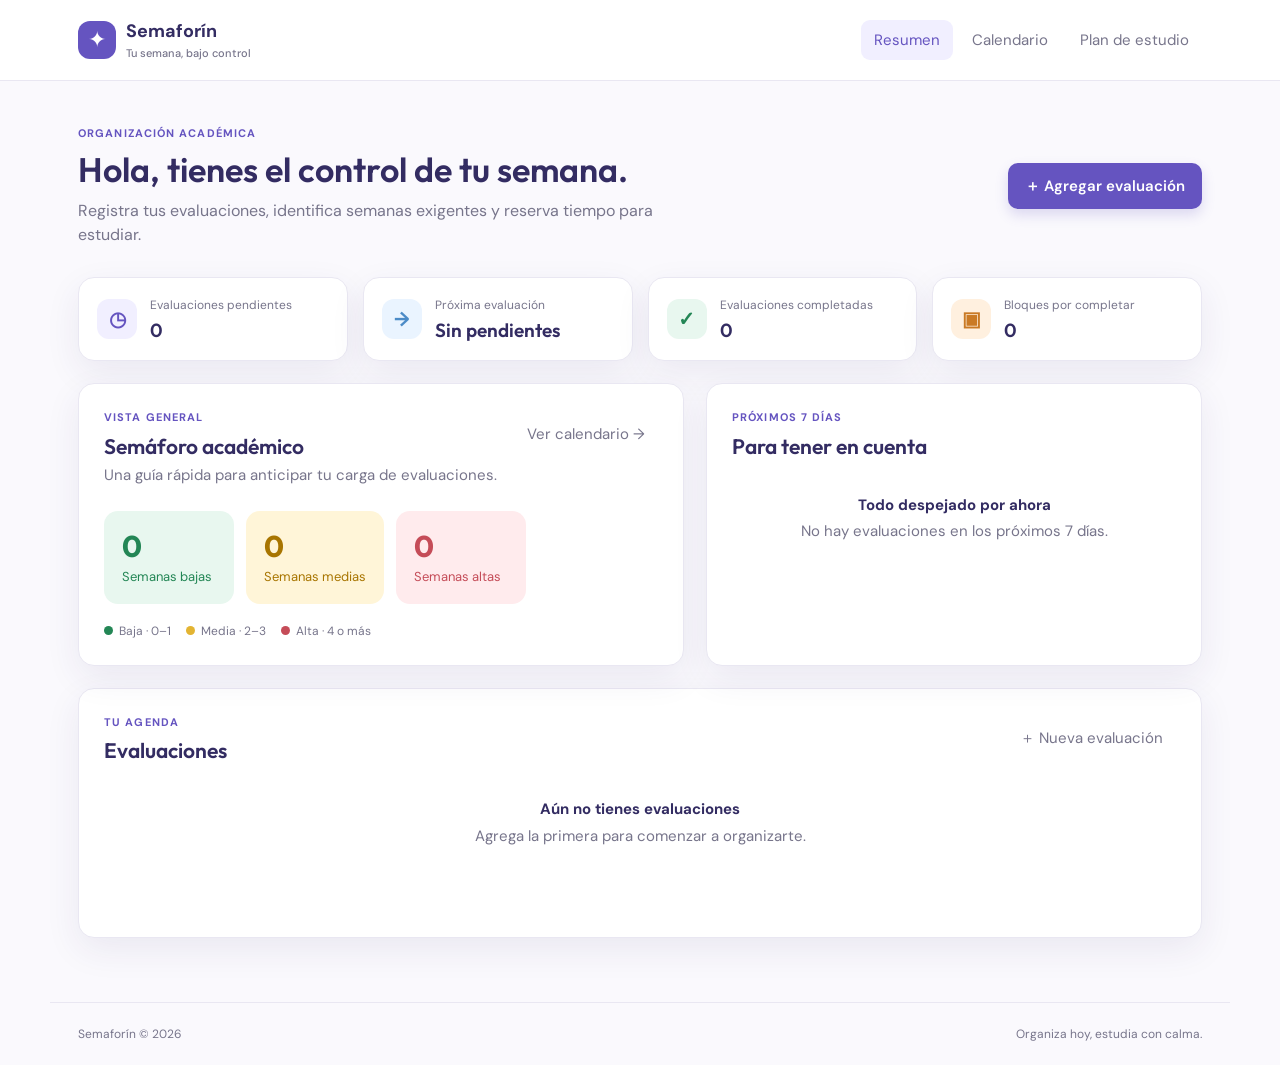
<file: index.html>
<!doctype html>
<html lang="es">
  <head>
    <meta charset="UTF-8" />
    <meta name="viewport" content="width=device-width, initial-scale=1.0" />
    <meta name="theme-color" content="#6554c0" />
    <title>Semaforín | Organiza tu semana</title>
    <link rel="stylesheet" href="style.css" />
    <script src="script.js" defer></script>
  </head>
  <body>
    <header class="site-header"><div class="header-inner"><a class="brand" href="#inicio" aria-label="Ir al inicio"><span class="brand-mark" aria-hidden="true">✦</span><span><strong>Semaforín</strong><small>Tu semana, bajo control</small></span></a><nav class="main-nav" aria-label="Navegación principal"><button class="nav-link active" data-view="inicio">Resumen</button><button class="nav-link" data-view="calendario">Calendario</button><button class="nav-link" data-view="estudio">Plan de estudio</button></nav></div></header>
    <main class="container">
      <section class="view active" id="view-inicio" aria-labelledby="welcome-title"><div class="welcome-row"><div><p class="eyebrow">ORGANIZACIÓN ACADÉMICA</p><h1 id="welcome-title">Hola, tienes el control de tu semana.</h1><p class="lead">Registra tus evaluaciones, identifica semanas exigentes y reserva tiempo para estudiar.</p></div><button class="button primary" data-open-form>＋ Agregar evaluación</button></div><div id="alerts" class="alerts" aria-live="polite"></div><section class="stats-grid" aria-label="Resumen académico"><article class="stat-card"><span class="stat-icon purple">◷</span><div><span>Evaluaciones pendientes</span><strong id="stat-pending">0</strong></div></article><article class="stat-card"><span class="stat-icon blue">→</span><div><span>Próxima evaluación</span><strong id="stat-next">Sin pendientes</strong></div></article><article class="stat-card"><span class="stat-icon green">✓</span><div><span>Evaluaciones completadas</span><strong id="stat-done">0</strong></div></article><article class="stat-card"><span class="stat-icon orange">▣</span><div><span>Bloques por completar</span><strong id="stat-blocks">0</strong></div></article></section><div class="dashboard-grid"><section class="card traffic-card"><div class="section-heading"><div><p class="eyebrow">VISTA GENERAL</p><h2>Semáforo académico</h2></div><button class="text-button" data-view-target="calendario">Ver calendario →</button></div><p class="muted">Una guía rápida para anticipar tu carga de evaluaciones.</p><div id="traffic-summary" class="traffic-summary"></div><div class="legend" aria-label="Significado del semáforo"><span><i class="dot green"></i>Baja · 0–1</span><span><i class="dot yellow"></i>Media · 2–3</span><span><i class="dot red"></i>Alta · 4 o más</span></div></section><section class="card upcoming-card"><div class="section-heading"><div><p class="eyebrow">PRÓXIMOS 7 DÍAS</p><h2>Para tener en cuenta</h2></div></div><div id="upcoming-list"></div></section></div><section class="card evaluations-card"><div class="section-heading"><div><p class="eyebrow">TU AGENDA</p><h2>Evaluaciones</h2></div><button class="text-button" data-open-form>＋ Nueva evaluación</button></div><div id="evaluation-list"></div></section></section>
      <section class="view" id="view-calendario" aria-labelledby="calendar-title"><div class="page-title"><div><p class="eyebrow">PLANIFICA CON ANTICIPACIÓN</p><h1 id="calendar-title">Calendario académico</h1><p class="lead">Explora tus evaluaciones y carga semanal de un vistazo.</p></div><button class="button primary" data-open-form>＋ Agregar evaluación</button></div><section class="card calendar-card"><div class="calendar-toolbar"><button class="icon-button" id="previous-period" aria-label="Periodo anterior">‹</button><h2 id="calendar-label"></h2><button class="icon-button" id="next-period" aria-label="Periodo siguiente">›</button><div class="segmented"><button class="segment active" data-calendar-mode="month">Mes</button><button class="segment" data-calendar-mode="week">Semana</button></div></div><div id="calendar-grid"></div><div id="selected-day" class="selected-day"></div></section></section>
      <section class="view" id="view-estudio" aria-labelledby="study-title"><div class="page-title"><div><p class="eyebrow">UN PASO A LA VEZ</p><h1 id="study-title">Plan de estudio</h1><p class="lead">Convierte tus próximas evaluaciones en bloques concretos y alcanzables.</p></div><button class="button primary" data-open-study>＋ Agregar bloque</button></div><section class="card focus-card"><div class="focus-copy"><span class="stat-icon purple">⌁</span><div><p class="eyebrow">RECOMENDACIÓN</p><h2 id="focus-title">Tu foco aparecerá aquí</h2><p id="focus-description" class="muted">Agrega una evaluación para saber qué asignatura requiere atención.</p></div></div></section><section class="card study-card"><div class="section-heading"><div><p class="eyebrow">TUS BLOQUES</p><h2>Tiempo reservado para estudiar</h2></div><span id="study-count" class="badge">0 pendientes</span></div><div id="study-list"></div></section></section>
    </main>
    <dialog id="evaluation-dialog" class="dialog"><form id="evaluation-form" method="dialog"><div class="dialog-heading"><div><p class="eyebrow">NUEVA EVALUACIÓN</p><h2 id="form-title">Agrega una evaluación</h2></div><button type="button" class="close-button" data-close-dialog aria-label="Cerrar">×</button></div><input type="hidden" id="evaluation-id" /><label for="subject">Asignatura<input id="subject" name="subject" maxlength="50" required placeholder="Ej. Matemáticas" /></label><label for="evaluation-name">Nombre o tipo<input id="evaluation-name" name="name" maxlength="60" required placeholder="Ej. Prueba 2 o presentación" /></label><div class="form-grid"><label for="evaluation-date">Fecha<input id="evaluation-date" name="date" type="date" required /></label><label for="evaluation-type">Tipo<select id="evaluation-type" name="type"><option>Prueba</option><option>Trabajo</option><option>Presentación</option><option>Control</option><option>Otro</option></select></label></div><div class="dialog-actions"><button type="button" class="button secondary" data-close-dialog>Cancelar</button><button type="submit" class="button primary">Guardar evaluación</button></div></form></dialog>
    <dialog id="study-dialog" class="dialog"><form id="study-form" method="dialog"><div class="dialog-heading"><div><p class="eyebrow">PLAN DE ESTUDIO</p><h2>Reserva un bloque</h2></div><button type="button" class="close-button" data-close-study aria-label="Cerrar">×</button></div><label for="study-title-input">¿Qué estudiarás?<input id="study-title-input" maxlength="70" required placeholder="Ej. Repasar derivadas" /></label><div class="form-grid"><label for="study-date">Fecha<input id="study-date" type="date" required /></label><label for="study-duration">Duración<select id="study-duration"><option>30 min</option><option>45 min</option><option>60 min</option><option>90 min</option></select></label></div><div class="dialog-actions"><button type="button" class="button secondary" data-close-study>Cancelar</button><button type="submit" class="button primary">Guardar bloque</button></div></form></dialog>
    <footer><span>Semaforín © 2026</span><span>Organiza hoy, estudia con calma.</span></footer>
  </body>
</html>
</file>
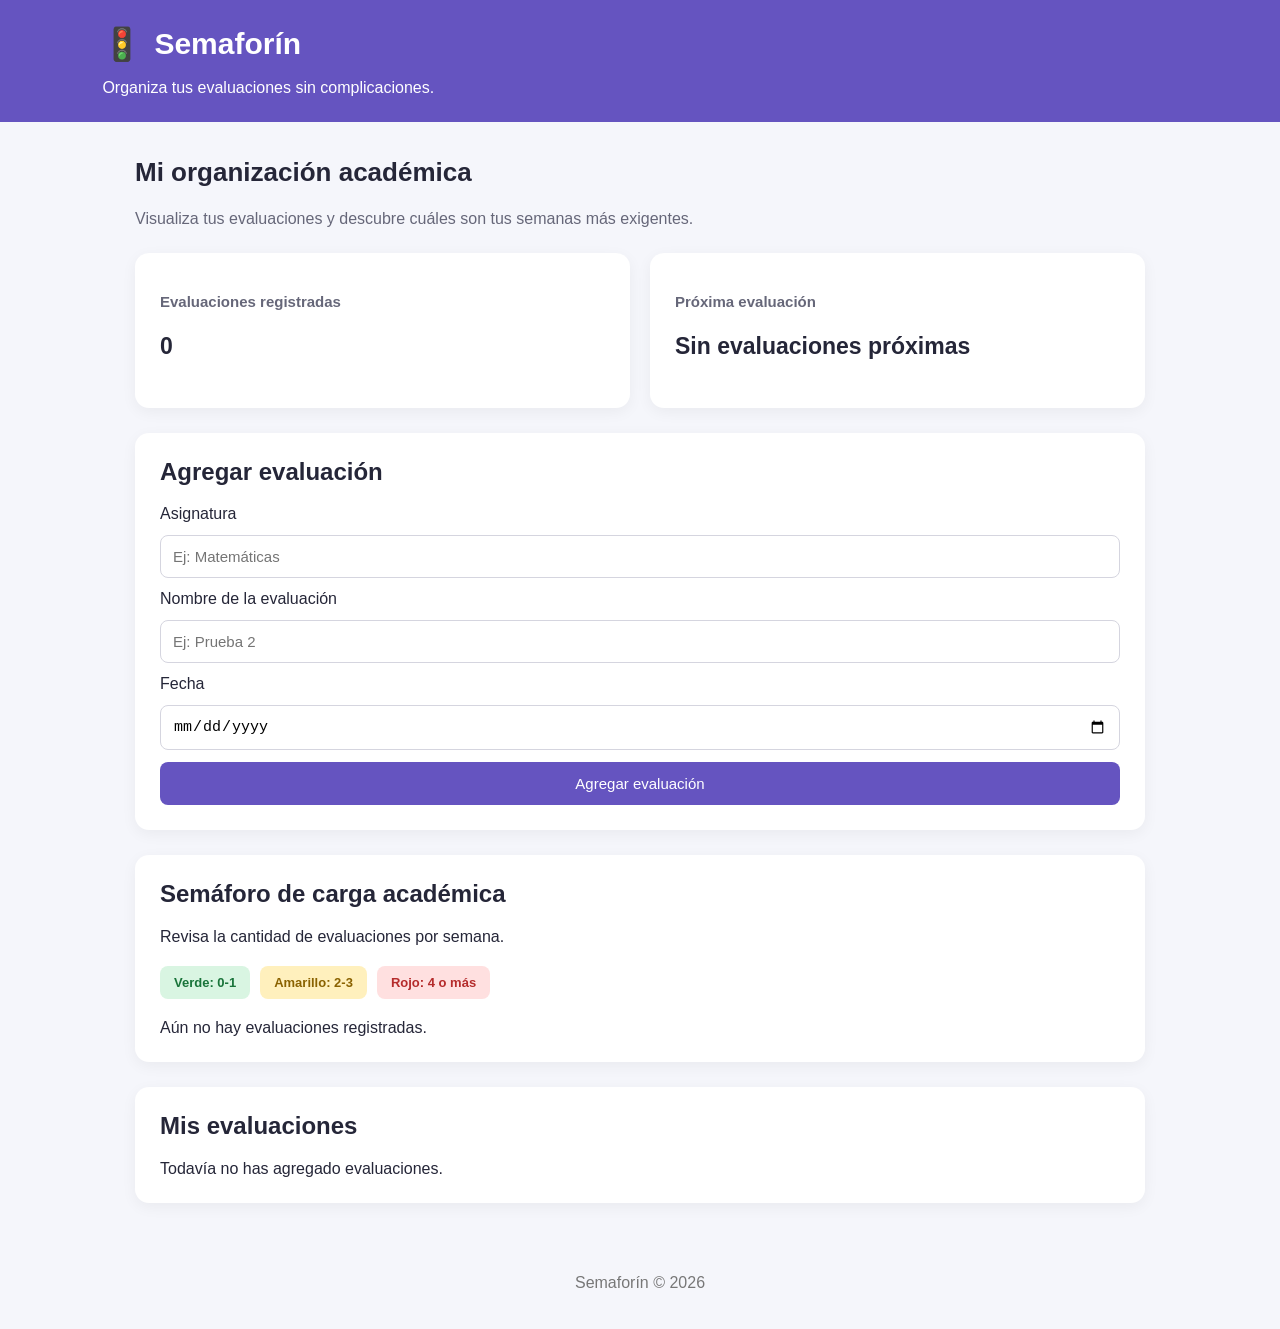
<file: Semaforin/index.html>
<!doctype html>
<html lang="es">
  <head>
    <meta charset="UTF-8" />
    <meta name="viewport" content="width=device-width, initial-scale=1.0" />
    <title>Semaforín | Organiza tu vida académica</title>
    <link rel="stylesheet" href="style.css" />
    <script src="script.js" defer></script>
  </head>
  <body>
    <header class="encabezado">
      <div class="marca">
        <span class="logo">🚦</span>
        <h1>Semaforín</h1>
      </div>
      <p>Organiza tus evaluaciones sin complicaciones.</p>
    </header>

    <main class="contenedor">
      <section class="bienvenida">
        <div>
          <h2>Mi organización académica</h2>
          <p>
            Visualiza tus evaluaciones y descubre cuáles son tus semanas más
            exigentes.
          </p>
        </div>
      </section>

      <section class="resumen">
        <article class="tarjeta">
          <h3>Evaluaciones registradas</h3>
          <p id="total-evaluaciones">0</p>
        </article>

        <article class="tarjeta">
          <h3>Próxima evaluación</h3>
          <p id="proxima-evaluacion">Sin evaluaciones</p>
        </article>
      </section>

      <section class="panel">
        <h2>Agregar evaluación</h2>

        <form id="formulario-evaluacion">
          <label for="asignatura">Asignatura</label>
          <input
            type="text"
            id="asignatura"
            placeholder="Ej: Matemáticas"
            required
          />

          <label for="nombre">Nombre de la evaluación</label>
          <input type="text" id="nombre" placeholder="Ej: Prueba 2" required />

          <label for="fecha">Fecha</label>
          <input type="date" id="fecha" required />

          <button type="submit">Agregar evaluación</button>
        </form>
      </section>

      <section class="panel">
        <h2>Semáforo de carga académica</h2>
        <p>Revisa la cantidad de evaluaciones por semana.</p>

        <div class="leyenda">
          <span class="verde">Verde: 0-1</span>
          <span class="amarillo">Amarillo: 2-3</span>
          <span class="rojo">Rojo: 4 o más</span>
        </div>

        <div id="semaforo-semanal">
          <p>Aún no hay evaluaciones registradas.</p>
        </div>
      </section>

      <section class="panel">
        <h2>Mis evaluaciones</h2>

        <div id="lista-evaluaciones">
          <p>Todavía no has agregado evaluaciones.</p>
        </div>
      </section>
    </main>

    <footer>
      <p>Semaforín © 2026</p>
    </footer>
  </body>
</html>
</file>
<file: style.css>
@import url('https://fonts.googleapis.com/css2?family=DM+Sans:wght@400;500;600;700&family=Outfit:wght@500;600;700&display=swap');
:root{--purple:#6554c0;--deep:#332c62;--lavender:#f1efff;--ink:#24233a;--muted:#77758b;--line:#e9e7f2;--bg:#faf9fd;--shadow:0 12px 35px rgba(47,38,103,.08);--green:#238655;--green-bg:#e8f7ef;--yellow:#a87500;--yellow-bg:#fff5d8;--red:#c54c58;--red-bg:#ffebed}*{box-sizing:border-box}body{margin:0;background:var(--bg);color:var(--ink);font:15px 'DM Sans',Arial,sans-serif;line-height:1.5}button,input,select{font:inherit}button{cursor:pointer}button:focus-visible,input:focus-visible,select:focus-visible{outline:3px solid #b5a9ff;outline-offset:2px}.site-header{background:#fff;border-bottom:1px solid var(--line)}.header-inner{max-width:1180px;margin:auto;padding:18px 28px;display:flex;justify-content:space-between;align-items:center;gap:24px}.brand{display:flex;align-items:center;gap:10px;color:var(--deep);text-decoration:none;font-size:18px}.brand strong,.brand small{display:block}.brand small{font-size:11px;color:var(--muted);font-weight:500}.brand-mark{display:grid;place-items:center;width:38px;height:38px;background:var(--purple);color:#fff;border-radius:12px;font-size:22px}.main-nav{display:flex;gap:6px}.nav-link,.text-button{border:0;background:transparent;color:var(--muted);padding:9px 13px;border-radius:9px}.nav-link.active,.nav-link:hover,.text-button:hover{color:var(--purple);background:var(--lavender)}.container{max-width:1180px;margin:0 auto;padding:44px 28px 64px}.view{display:none}.view.active{display:block}.welcome-row,.page-title,.section-heading,.calendar-toolbar{display:flex;justify-content:space-between;align-items:center;gap:20px}.welcome-row{margin-bottom:30px}.eyebrow{font-size:11px;letter-spacing:.1em;color:var(--purple);font-weight:700;margin:0 0 7px}.welcome-row h1,.page-title h1{font:600 34px Outfit,Arial;margin:0 0 8px;color:var(--deep)}h2{font:600 21px Outfit,Arial;margin:0;color:var(--deep)}.lead{color:var(--muted);font-size:16px;max-width:620px;margin:0}.button{border:0;border-radius:10px;padding:12px 17px;font-weight:600;white-space:nowrap}.button.primary{background:var(--purple);color:white;box-shadow:0 6px 13px rgba(101,84,192,.2)}.button.primary:hover{background:#5241aa;transform:translateY(-1px)}.button.secondary{background:var(--lavender);color:var(--purple)}.stats-grid{display:grid;grid-template-columns:repeat(4,1fr);gap:15px;margin-bottom:22px}.stat-card,.card{background:#fff;border:1px solid var(--line);border-radius:16px;box-shadow:var(--shadow)}.stat-card{padding:18px;display:flex;gap:13px;align-items:center}.stat-card>div{min-width:0}.stat-card span:not(.stat-icon){display:block;color:var(--muted);font-size:12px}.stat-card strong{display:block;color:var(--deep);font:600 19px Outfit;margin-top:4px;white-space:nowrap;overflow:hidden;text-overflow:ellipsis}.stat-icon{flex:none;display:grid;place-items:center;width:40px;height:40px;border-radius:12px;font-size:20px;font-weight:700}.purple{background:var(--lavender);color:var(--purple)}.blue{background:#eaf4ff;color:#4c8bc7}.green{background:var(--green-bg);color:var(--green)}.orange{background:#fff0df;color:#ca7a25}.dashboard-grid{display:grid;grid-template-columns:1.1fr .9fr;gap:22px;margin-bottom:22px}.card{padding:25px}.muted{color:var(--muted);margin:5px 0}.traffic-summary{display:flex;gap:12px;flex-wrap:wrap;margin:25px 0 18px}.traffic-item{border-radius:14px;padding:16px 18px;min-width:130px}.traffic-item strong{display:block;font:700 30px Outfit}.traffic-item span{font-size:13px}.traffic-item.green{background:var(--green-bg)}.traffic-item.yellow{background:var(--yellow-bg);color:var(--yellow)}.traffic-item.red{background:var(--red-bg);color:var(--red)}.legend{display:flex;flex-wrap:wrap;gap:15px;color:var(--muted);font-size:12px}.dot{display:inline-block;width:9px;height:9px;border-radius:50%;margin-right:6px}.dot.green{background:var(--green)}.dot.yellow{background:#e3b432}.dot.red{background:var(--red)}.upcoming-card,.evaluations-card{min-height:250px}.evaluation-row,.study-row{display:flex;align-items:center;gap:14px;padding:15px 0;border-bottom:1px solid var(--line)}.evaluation-row:last-child,.study-row:last-child{border:0}.date-box{width:45px;height:47px;border-radius:10px;background:var(--lavender);color:var(--purple);text-align:center;padding-top:5px;line-height:1.1}.date-box small,.date-box strong{display:block}.date-box small{font-size:10px;text-transform:uppercase}.date-box strong{font-size:18px;font-family:Outfit}.row-main{flex:1;min-width:0}.row-main strong,.row-main small{display:block;overflow:hidden;text-overflow:ellipsis;white-space:nowrap}.row-main small{color:var(--muted);font-size:12px}.row-actions{display:flex;gap:4px}.small-button,.icon-button{border:0;background:var(--lavender);color:var(--purple);border-radius:8px;padding:7px 10px;font-size:12px}.small-button.danger{background:var(--red-bg);color:var(--red)}.empty-state{text-align:center;color:var(--muted);padding:35px 10px}.empty-state strong{display:block;color:var(--deep);margin-bottom:4px}.page-title{margin-bottom:28px}.calendar-card{padding:22px}.calendar-toolbar{justify-content:flex-start;margin-bottom:20px}.calendar-toolbar h2{min-width:180px;text-align:center}.icon-button{font-size:24px;line-height:1;width:38px;height:38px;padding:0}.segmented{margin-left:auto;background:var(--lavender);padding:3px;border-radius:9px}.segment{border:0;background:transparent;color:var(--muted);padding:7px 12px;border-radius:7px}.segment.active{background:#fff;color:var(--purple);box-shadow:0 2px 5px #dcd7f4}.calendar-month{display:grid;grid-template-columns:repeat(7,1fr);border-top:1px solid var(--line);border-left:1px solid var(--line)}.weekday{font-size:11px;text-transform:uppercase;color:var(--muted);text-align:center;padding:10px 4px}.day{min-height:100px;border-right:1px solid var(--line);border-bottom:1px solid var(--line);padding:8px;cursor:pointer}.day:hover,.day.selected{background:var(--lavender)}.day.muted-day{color:#c4c1cf;background:#fcfbfe}.day-number{font-weight:600}.day.today .day-number{display:inline-grid;place-items:center;background:var(--purple);color:#fff;border-radius:50%;width:25px;height:25px}.day-event{font-size:11px;padding:3px 5px;border-radius:5px;background:var(--lavender);color:var(--purple);margin-top:6px;white-space:nowrap;overflow:hidden;text-overflow:ellipsis}.day-event.done{text-decoration:line-through;opacity:.6}.selected-day{padding-top:22px}.selected-day h3{font:600 17px Outfit;color:var(--deep);margin:0 0 8px}.focus-card{margin-bottom:22px;background:linear-gradient(110deg,#f1efff,#fff)}.focus-copy{display:flex;gap:15px;align-items:center}.study-card{min-height:250px}.badge{font-size:12px;background:var(--lavender);color:var(--purple);border-radius:20px;padding:7px 12px}.check{width:21px;height:21px;accent-color:var(--purple)}.dialog{border:0;border-radius:18px;padding:0;width:min(480px,calc(100% - 32px));box-shadow:0 20px 80px #28204455}.dialog::backdrop{background:#29234466;backdrop-filter:blur(3px)}.dialog form{padding:26px}.dialog-heading{display:flex;justify-content:space-between;margin-bottom:20px}.close-button{border:0;background:var(--lavender);color:var(--purple);border-radius:50%;width:30px;height:30px;font-size:22px;line-height:1}.dialog label{display:block;font-size:13px;font-weight:600;color:var(--deep);margin:13px 0}.dialog input,.dialog select{display:block;width:100%;margin-top:6px;border:1px solid var(--line);border-radius:9px;padding:11px;background:#fff;color:var(--ink)}.form-grid{display:grid;grid-template-columns:1fr 1fr;gap:12px}.dialog-actions{display:flex;justify-content:flex-end;gap:10px;margin-top:22px}.alerts{min-height:0}.alert{background:var(--green-bg);color:var(--green);padding:11px 15px;border-radius:9px;margin:-10px 0 22px;font-size:13px}footer{border-top:1px solid var(--line);padding:22px 28px;color:var(--muted);font-size:12px;display:flex;justify-content:space-between;max-width:1180px;margin:auto}@media(max-width:800px){.header-inner{align-items:flex-start;flex-direction:column;padding:16px 20px}.main-nav{width:100%;overflow:auto}.nav-link{flex:1;white-space:nowrap}.container{padding:30px 18px}.welcome-row,.page-title{align-items:flex-start;flex-direction:column}.welcome-row h1,.page-title h1{font-size:29px}.stats-grid{grid-template-columns:repeat(2,1fr)}.dashboard-grid{grid-template-columns:1fr}.calendar-toolbar{flex-wrap:wrap}.segmented{margin-left:0}.day{min-height:72px;padding:5px}.day-event{font-size:10px}.day-event:nth-of-type(n+2){display:none}footer{padding:20px;gap:12px;flex-direction:column}}@media(max-width:450px){.stats-grid{gap:9px}.stat-card{padding:12px;gap:8px}.stat-icon{width:32px;height:32px;font-size:16px}.stat-card strong{font-size:16px}.stat-card span:not(.stat-icon){font-size:11px}.card{padding:18px}.traffic-item{min-width:calc(50% - 6px);padding:12px}.traffic-item strong{font-size:24px}.form-grid{grid-template-columns:1fr}.calendar-toolbar h2{min-width:130px}.weekday{font-size:9px}}
</file>
<file: Semaforin/style.css>
* {
    box-sizing: border-box;
}

body {
    margin: 0;
    font-family: Arial, sans-serif;
    background-color: #f5f6fb;
    color: #252638;
}

.encabezado {
    background: #6554c0;
    color: white;
    padding: 25px 8%;
}

.marca {
    display: flex;
    align-items: center;
    gap: 12px;
}

.marca h1 {
    margin: 0;
    font-size: 30px;
}

.logo {
    font-size: 32px;
}

.encabezado p {
    margin-bottom: 0;
}

.contenedor {
    max-width: 1050px;
    margin: 35px auto;
    padding: 0 20px;
}

.bienvenida {
    margin-bottom: 25px;
}

.bienvenida h2 {
    font-size: 26px;
}

.bienvenida p {
    color: #666779;
}

.resumen {
    display: grid;
    grid-template-columns: repeat(2, 1fr);
    gap: 20px;
    margin-bottom: 25px;
}

.tarjeta,
.panel {
    background: white;
    padding: 25px;
    border-radius: 14px;
    box-shadow: 0 4px 15px rgba(0,0,0,0.05);
}

.tarjeta h3 {
    color: #666779;
    font-size: 15px;
}

.tarjeta p {
    font-size: 23px;
    font-weight: bold;
}

.panel {
    margin-bottom: 25px;
}

.panel h2 {
    margin-top: 0;
}

form {
    display: flex;
    flex-direction: column;
    gap: 12px;
}

input {
    padding: 12px;
    border: 1px solid #d5d5df;
    border-radius: 8px;
    font-size: 15px;
}

button {
    background: #6554c0;
    color: white;
    padding: 13px;
    border: none;
    border-radius: 8px;
    font-size: 15px;
    cursor: pointer;
}

button:hover {
    background: #5140a5;
}

.leyenda {
    display: flex;
    flex-wrap: wrap;
    gap: 10px;
    margin: 20px 0;
}

.leyenda span {
    padding: 9px 14px;
    border-radius: 8px;
    font-weight: bold;
    font-size: 13px;
}

.verde {
    background: #d9f5e2;
    color: #19743a;
}

.amarillo {
    background: #fff0bd;
    color: #8a6200;
}

.rojo {
    background: #ffe0e0;
    color: #b52b2b;
}

.semana {
    padding: 15px;
    margin: 12px 0;
    border-radius: 10px;
}

.evaluacion {
    padding: 12px;
    border-bottom: 1px solid #eeeeee;
}

footer {
    text-align: center;
    color: #777;
    padding: 20px;
}

@media (max-width: 600px) {
    .resumen {
        grid-template-columns: 1fr;
    }

    .encabezado {
        padding: 25px 20px;
    }
}
</file>
